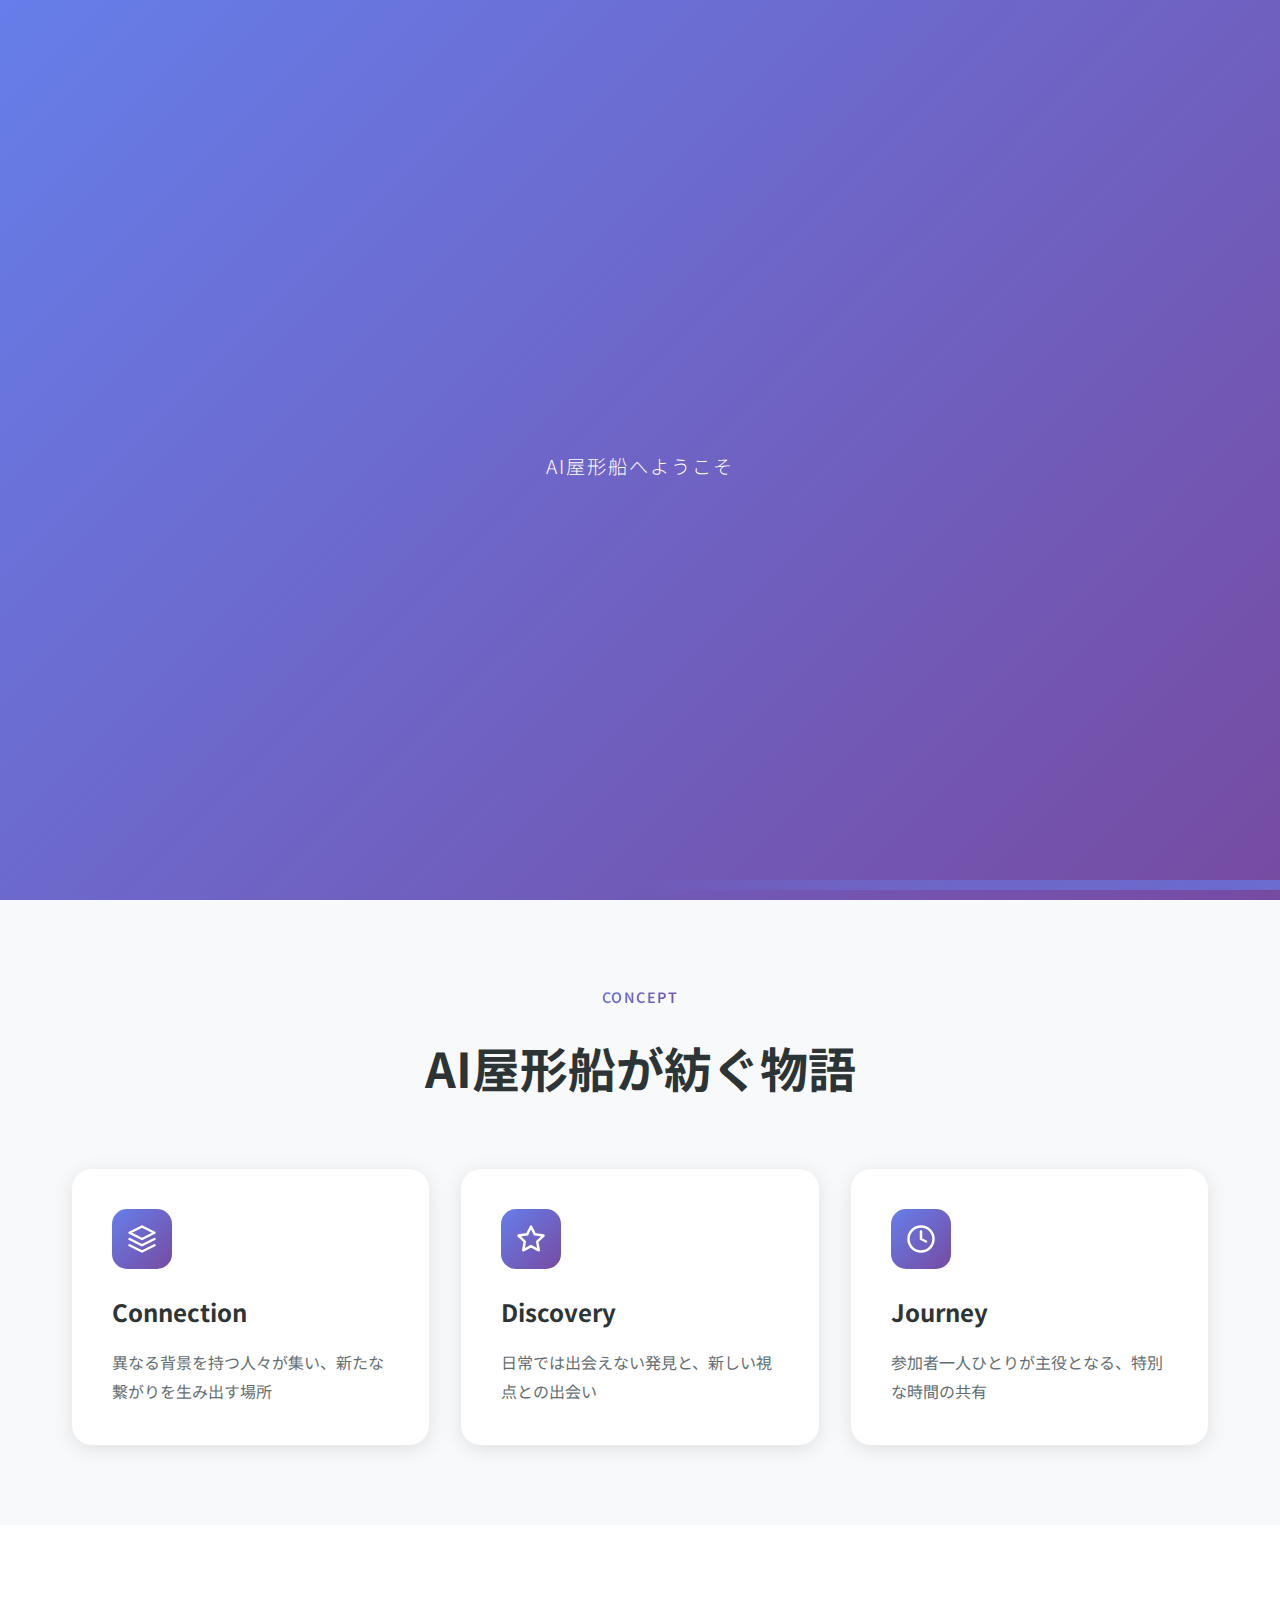
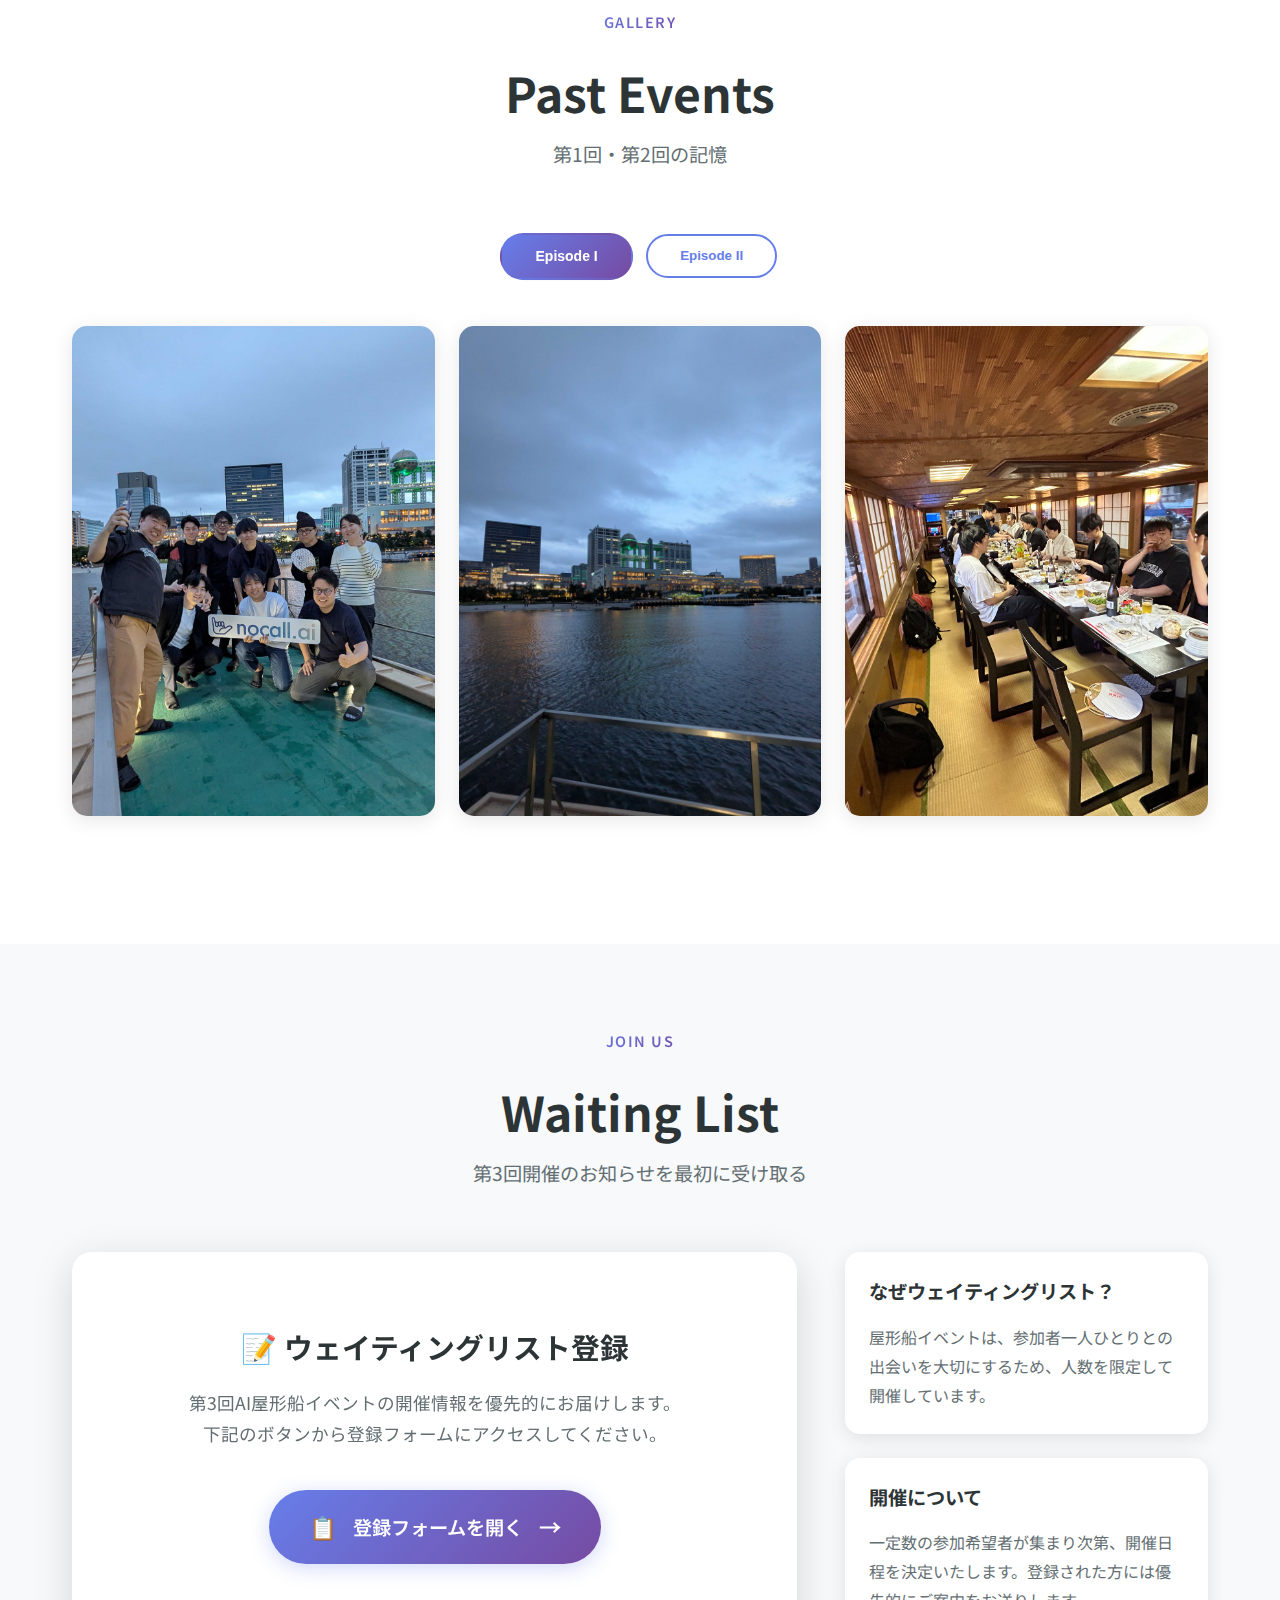
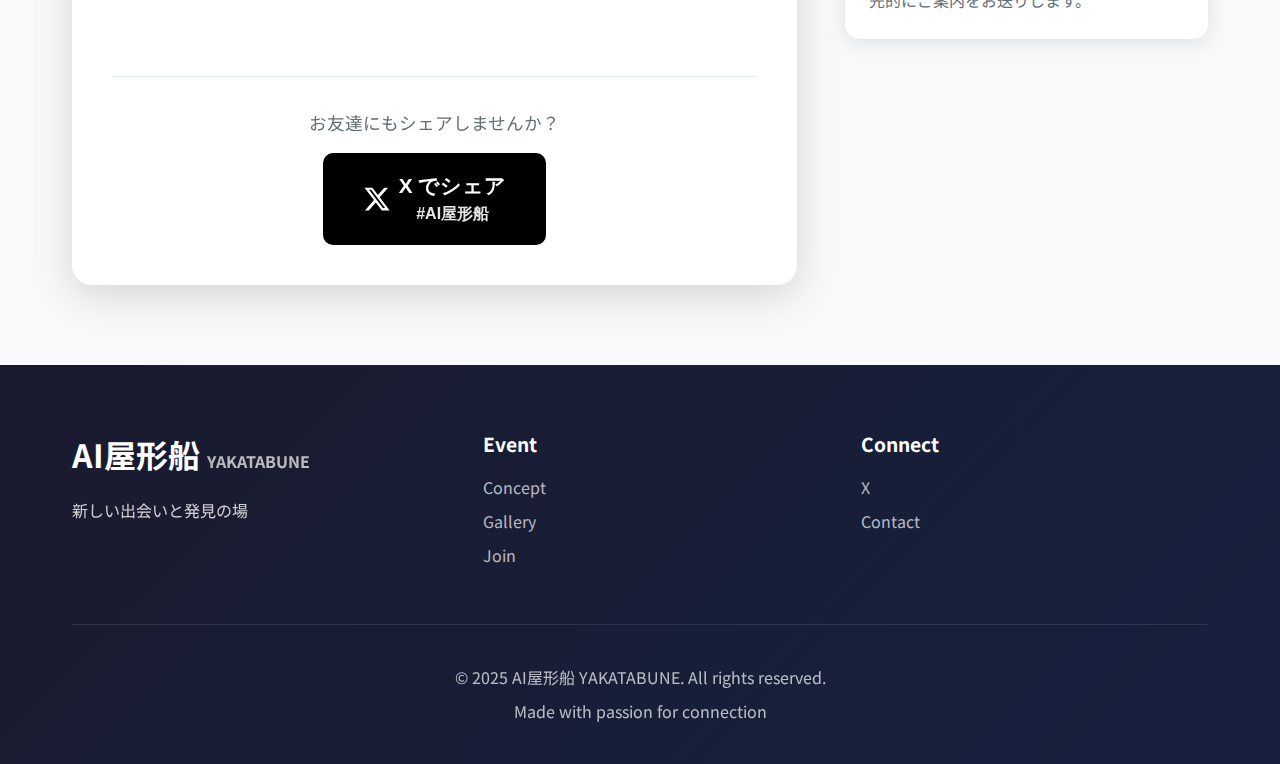
<file: index.html>
<!DOCTYPE html>
<html lang="ja">
<head>
    <meta charset="UTF-8">
    <meta name="viewport" content="width=device-width, initial-scale=1.0">
    <title>AI屋形船 | 第3回イベント - ウェイティングリスト受付中</title>
    <meta name="description" content="AI屋形船イベント第3回の開催が決定！第1回・第2回の感動的な瞬間をご覧いただき、次回への参加をお待ちしております。">
    
    <!-- OGP設定 -->
    <meta property="og:title" content="AI屋形船 - 第3回イベント開催決定">
    <meta property="og:description" content="新しい出会いと発見の場。AI屋形船イベント第3回ウェイティングリスト受付中">
    <meta property="og:type" content="website">
    <meta property="og:image" content="https://example.com/og-image.jpg">
    
    <!-- Twitter Card -->
    <meta name="twitter:card" content="summary_large_image">
    <meta name="twitter:title" content="AI屋形船 - 第3回イベント開催決定">
    <meta name="twitter:description" content="新しい出会いと発見の場。ウェイティングリスト受付中">
    
    <!-- Google Fonts -->
    <link rel="preconnect" href="https://fonts.googleapis.com">
    <link rel="preconnect" href="https://fonts.gstatic.com" crossorigin>
    <link href="https://fonts.googleapis.com/css2?family=Noto+Sans+JP:wght@100;300;400;500;700;900&family=Montserrat:wght@300;400;600;700&display=swap" rel="stylesheet">
    
    <link rel="stylesheet" href="styles.css">
</head>
<body>
    <!-- ローディング画面 -->
    <div id="loading-screen" class="loading-screen">
        <div class="loading-content">
            <!-- ローディング画面の屋形船アニメーション -->
            <div class="loading-yakatabune-animation">
                <svg class="loading-yakatabune" viewBox="0 0 240 120" xmlns="http://www.w3.org/2000/svg">
                    <!-- リアルなグラデーション定義 -->
                    <defs>
                        <!-- 木材の質感（よりリアル） -->
                        <linearGradient id="woodGradient" x1="0%" y1="0%" x2="0%" y2="100%">
                            <stop offset="0%" style="stop-color:#8B6839;stop-opacity:1" />
                            <stop offset="20%" style="stop-color:#9B7843;stop-opacity:1" />
                            <stop offset="40%" style="stop-color:#7D5A2A;stop-opacity:1" />
                            <stop offset="60%" style="stop-color:#8B6839;stop-opacity:1" />
                            <stop offset="80%" style="stop-color:#6B4423;stop-opacity:1" />
                            <stop offset="100%" style="stop-color:#5D3A1A;stop-opacity:1" />
                        </linearGradient>
                        <linearGradient id="woodSide" x1="0%" y1="0%" x2="100%" y2="0%">
                            <stop offset="0%" style="stop-color:#5D3A1A;stop-opacity:1" />
                            <stop offset="50%" style="stop-color:#7D5A2A;stop-opacity:1" />
                            <stop offset="100%" style="stop-color:#5D3A1A;stop-opacity:1" />
                        </linearGradient>
                        <!-- 屋根瓦の質感 -->
                        <linearGradient id="tileGradient" x1="0%" y1="0%" x2="0%" y2="100%">
                            <stop offset="0%" style="stop-color:#2F4F4F;stop-opacity:1" />
                            <stop offset="50%" style="stop-color:#3A5555;stop-opacity:1" />
                            <stop offset="100%" style="stop-color:#1C3333;stop-opacity:1" />
                        </linearGradient>
                        <!-- 提灯の光 -->
                        <radialGradient id="realLantern">
                            <stop offset="0%" style="stop-color:#FFF8DC;stop-opacity:1" />
                            <stop offset="20%" style="stop-color:#FFE4B5;stop-opacity:0.9" />
                            <stop offset="50%" style="stop-color:#FFA500;stop-opacity:0.7" />
                            <stop offset="100%" style="stop-color:#FF6347;stop-opacity:0.4" />
                        </radialGradient>
                        <!-- 窓の光 -->
                        <radialGradient id="windowLight">
                            <stop offset="0%" style="stop-color:#FFFACD;stop-opacity:1" />
                            <stop offset="70%" style="stop-color:#FFD700;stop-opacity:0.8" />
                            <stop offset="100%" style="stop-color:#FFA500;stop-opacity:0.6" />
                        </radialGradient>
                        <filter id="softGlow">
                            <feGaussianBlur stdDeviation="2" result="coloredBlur"/>
                            <feMerge>
                                <feMergeNode in="coloredBlur"/>
                                <feMergeNode in="SourceGraphic"/>
                            </feMerge>
                        </filter>
                        <!-- 木目パターン（詳細） -->
                        <pattern id="woodPattern" x="0" y="0" width="6" height="12" patternUnits="userSpaceOnUse">
                            <line x1="0" y1="0" x2="0" y2="12" stroke="#4A2C17" stroke-width="0.3" opacity="0.4"/>
                            <line x1="2" y1="0" x2="2" y2="12" stroke="#5D3A1A" stroke-width="0.2" opacity="0.3"/>
                            <line x1="3.5" y1="0" x2="3.5" y2="12" stroke="#4A2C17" stroke-width="0.15" opacity="0.25"/>
                            <line x1="5" y1="0" x2="5" y2="12" stroke="#5D3A1A" stroke-width="0.2" opacity="0.3"/>
                            <path d="M1 3 Q2 4 3 3" stroke="#4A2C17" stroke-width="0.1" fill="none" opacity="0.2"/>
                            <path d="M4 7 Q5 8 6 7" stroke="#4A2C17" stroke-width="0.1" fill="none" opacity="0.2"/>
                        </pattern>
                        <!-- 3D効果用シャドウ -->
                        <filter id="shadow3d" x="-50%" y="-50%" width="200%" height="200%">
                            <feGaussianBlur in="SourceAlpha" stdDeviation="3"/>
                            <feOffset dx="2" dy="4" result="offsetblur"/>
                            <feFlood flood-color="#000000" flood-opacity="0.5"/>
                            <feComposite in2="offsetblur" operator="in"/>
                            <feMerge>
                                <feMergeNode/>
                                <feMergeNode in="SourceGraphic"/>
                            </feMerge>
                        </filter>
                    </defs>
                    
                    <!-- 船体（超リアルな木造船） -->
                    <g class="boat-body" filter="url(#shadow3d)">
                        <!-- 船底（3D効果） -->
                        <path d="M25 75 L215 75 L210 95 L205 100 L35 100 L30 95 Z" 
                              fill="url(#woodGradient)" stroke="#3A2317" stroke-width="0.8"/>
                        <path d="M25 75 L215 75 L210 95 L205 100 L35 100 L30 95 Z" 
                              fill="url(#woodPattern)" opacity="0.6"/>
                        
                        <!-- 船側面（左） -->
                        <path d="M25 70 L25 75 L30 95 L35 100 L35 90 L30 70 Z" 
                              fill="url(#woodSide)" stroke="#3A2317" stroke-width="0.5" opacity="0.9"/>
                        
                        <!-- 船側面（右） -->
                        <path d="M215 70 L215 75 L210 95 L205 100 L205 90 L210 70 Z" 
                              fill="url(#woodSide)" stroke="#3A2317" stroke-width="0.5" opacity="0.9"/>
                        
                        <!-- 船体の板張り（横板） -->
                        <g opacity="0.6">
                            <line x1="26" y1="77" x2="214" y2="77" stroke="#4A2C17" stroke-width="0.8"/>
                            <line x1="27" y1="80" x2="213" y2="80" stroke="#5D3A1A" stroke-width="0.6"/>
                            <line x1="28" y1="83" x2="212" y2="83" stroke="#4A2C17" stroke-width="0.8"/>
                            <line x1="29" y1="86" x2="211" y2="86" stroke="#5D3A1A" stroke-width="0.6"/>
                            <line x1="30" y1="89" x2="210" y2="89" stroke="#4A2C17" stroke-width="0.8"/>
                            <line x1="31" y1="92" x2="209" y2="92" stroke="#5D3A1A" stroke-width="0.6"/>
                            <line x1="32" y1="95" x2="208" y2="95" stroke="#4A2C17" stroke-width="0.8"/>
                        </g>
                        
                        <!-- 縦の補強材 -->
                        <g opacity="0.4">
                            <line x1="50" y1="75" x2="48" y2="98" stroke="#3A2317" stroke-width="1"/>
                            <line x1="80" y1="75" x2="78" y2="98" stroke="#3A2317" stroke-width="1"/>
                            <line x1="110" y1="75" x2="110" y2="98" stroke="#3A2317" stroke-width="1"/>
                            <line x1="140" y1="75" x2="142" y2="98" stroke="#3A2317" stroke-width="1"/>
                            <line x1="170" y1="75" x2="172" y2="98" stroke="#3A2317" stroke-width="1"/>
                            <line x1="190" y1="75" x2="192" y2="98" stroke="#3A2317" stroke-width="1"/>
                        </g>
                        
                        <!-- 船縁の装飾（真鍮の金具） -->
                        <g>
                            <path d="M25 75 L215 75" stroke="#B8860B" stroke-width="2.5"/>
                            <path d="M25 74 L215 74" stroke="#FFD700" stroke-width="0.5" opacity="0.7"/>
                            <!-- 留め金 -->
                            <circle cx="40" cy="75" r="1.5" fill="#B8860B" stroke="#8B7355" stroke-width="0.3"/>
                            <circle cx="70" cy="75" r="1.5" fill="#B8860B" stroke="#8B7355" stroke-width="0.3"/>
                            <circle cx="100" cy="75" r="1.5" fill="#B8860B" stroke="#8B7355" stroke-width="0.3"/>
                            <circle cx="130" cy="75" r="1.5" fill="#B8860B" stroke="#8B7355" stroke-width="0.3"/>
                            <circle cx="160" cy="75" r="1.5" fill="#B8860B" stroke="#8B7355" stroke-width="0.3"/>
                            <circle cx="190" cy="75" r="1.5" fill="#B8860B" stroke="#8B7355" stroke-width="0.3"/>
                        </g>
                    </g>
                    
                    <!-- 屋形構造（障子と枠） -->
                    <g class="boat-structure">
                        <!-- 左側面 -->
                        <rect x="25" y="45" width="35" height="20" fill="#FFF8DC" opacity="0.9" stroke="#4A2C17" stroke-width="1"/>
                        <!-- 障子の格子 -->
                        <line x1="35" y1="45" x2="35" y2="65" stroke="#4A2C17" stroke-width="0.5"/>
                        <line x1="45" y1="45" x2="45" y2="65" stroke="#4A2C17" stroke-width="0.5"/>
                        <line x1="25" y1="52" x2="60" y2="52" stroke="#4A2C17" stroke-width="0.5"/>
                        <line x1="25" y1="58" x2="60" y2="58" stroke="#4A2C17" stroke-width="0.5"/>
                        
                        <!-- 中央部分 -->
                        <rect x="60" y="45" width="80" height="20" fill="#FFF8DC" opacity="0.9" stroke="#4A2C17" stroke-width="1"/>
                        <!-- 中央の格子 -->
                        <line x1="75" y1="45" x2="75" y2="65" stroke="#4A2C17" stroke-width="0.5"/>
                        <line x1="90" y1="45" x2="90" y2="65" stroke="#4A2C17" stroke-width="0.5"/>
                        <line x1="105" y1="45" x2="105" y2="65" stroke="#4A2C17" stroke-width="0.5"/>
                        <line x1="120" y1="45" x2="120" y2="65" stroke="#4A2C17" stroke-width="0.5"/>
                        <line x1="60" y1="52" x2="140" y2="52" stroke="#4A2C17" stroke-width="0.5"/>
                        <line x1="60" y1="58" x2="140" y2="58" stroke="#4A2C17" stroke-width="0.5"/>
                        
                        <!-- 右側面 -->
                        <rect x="140" y="45" width="35" height="20" fill="#FFF8DC" opacity="0.9" stroke="#4A2C17" stroke-width="1"/>
                        <!-- 右側の格子 -->
                        <line x1="150" y1="45" x2="150" y2="65" stroke="#4A2C17" stroke-width="0.5"/>
                        <line x1="160" y1="45" x2="160" y2="65" stroke="#4A2C17" stroke-width="0.5"/>
                        <line x1="140" y1="52" x2="175" y2="52" stroke="#4A2C17" stroke-width="0.5"/>
                        <line x1="140" y1="58" x2="175" y2="58" stroke="#4A2C17" stroke-width="0.5"/>
                        
                        <!-- 内部の暖かい光 -->
                        <rect x="25" y="45" width="150" height="20" fill="url(#windowLight)" opacity="0.3"/>
                    </g>
                    
                    <!-- 屋根（瓦屋根） -->
                    <g class="boat-roof">
                        <!-- 屋根本体 -->
                        <path d="M20 45 L25 38 L175 38 L180 45 Z" fill="url(#tileGradient)" stroke="#1C3333" stroke-width="1"/>
                        <path d="M15 38 L20 30 L180 30 L185 38 Z" fill="url(#tileGradient)" stroke="#1C3333" stroke-width="1"/>
                        
                        <!-- 瓦の表現 -->
                        <path d="M20 30 Q100 28 180 30" stroke="#3A5555" stroke-width="1" fill="none"/>
                        <line x1="40" y1="30" x2="38" y2="38" stroke="#2F4F4F" stroke-width="0.5" opacity="0.5"/>
                        <line x1="60" y1="30" x2="58" y2="38" stroke="#2F4F4F" stroke-width="0.5" opacity="0.5"/>
                        <line x1="80" y1="30" x2="78" y2="38" stroke="#2F4F4F" stroke-width="0.5" opacity="0.5"/>
                        <line x1="100" y1="30" x2="100" y2="38" stroke="#2F4F4F" stroke-width="0.5" opacity="0.5"/>
                        <line x1="120" y1="30" x2="122" y2="38" stroke="#2F4F4F" stroke-width="0.5" opacity="0.5"/>
                        <line x1="140" y1="30" x2="142" y2="38" stroke="#2F4F4F" stroke-width="0.5" opacity="0.5"/>
                        <line x1="160" y1="30" x2="162" y2="38" stroke="#2F4F4F" stroke-width="0.5" opacity="0.5"/>
                        
                        <!-- 屋根の縁飾り -->
                        <path d="M15 38 L185 38" stroke="#1C3333" stroke-width="1.5"/>
                        <path d="M20 45 L180 45" stroke="#1C3333" stroke-width="1.5"/>
                    </g>
                    
                    <!-- 伝統的な提灯 -->
                    <g class="lanterns">
                        <!-- 提灯1 -->
                        <g transform="translate(35, 36)">
                            <ellipse cx="0" cy="0" rx="4" ry="6" fill="#FF6347" opacity="0.9" stroke="#8B0000" stroke-width="0.5"/>
                            <line x1="0" y1="-6" x2="0" y2="-8" stroke="#4A2C17" stroke-width="0.5"/>
                            <ellipse cx="0" cy="0" rx="3.5" ry="5.5" fill="url(#realLantern)" filter="url(#softGlow)">
                                <animate attributeName="opacity" values="0.8;1;0.8" dur="3s" repeatCount="indefinite"/>
                            </ellipse>
                            <line x1="-3" y1="0" x2="3" y2="0" stroke="#8B0000" stroke-width="0.3" opacity="0.5"/>
                        </g>
                        
                        <!-- 提灯2 -->
                        <g transform="translate(65, 36)">
                            <ellipse cx="0" cy="0" rx="4" ry="6" fill="#FF6347" opacity="0.9" stroke="#8B0000" stroke-width="0.5"/>
                            <line x1="0" y1="-6" x2="0" y2="-8" stroke="#4A2C17" stroke-width="0.5"/>
                            <ellipse cx="0" cy="0" rx="3.5" ry="5.5" fill="url(#realLantern)" filter="url(#softGlow)">
                                <animate attributeName="opacity" values="1;0.8;1" dur="3s" begin="0.5s" repeatCount="indefinite"/>
                            </ellipse>
                            <line x1="-3" y1="0" x2="3" y2="0" stroke="#8B0000" stroke-width="0.3" opacity="0.5"/>
                        </g>
                        
                        <!-- 提灯3 -->
                        <g transform="translate(95, 36)">
                            <ellipse cx="0" cy="0" rx="4" ry="6" fill="#FF6347" opacity="0.9" stroke="#8B0000" stroke-width="0.5"/>
                            <line x1="0" y1="-6" x2="0" y2="-8" stroke="#4A2C17" stroke-width="0.5"/>
                            <ellipse cx="0" cy="0" rx="3.5" ry="5.5" fill="url(#realLantern)" filter="url(#softGlow)">
                                <animate attributeName="opacity" values="0.8;1;0.8" dur="3s" begin="1s" repeatCount="indefinite"/>
                            </ellipse>
                            <line x1="-3" y1="0" x2="3" y2="0" stroke="#8B0000" stroke-width="0.3" opacity="0.5"/>
                        </g>
                        
                        <!-- 提灯4 -->
                        <g transform="translate(125, 36)">
                            <ellipse cx="0" cy="0" rx="4" ry="6" fill="#FF6347" opacity="0.9" stroke="#8B0000" stroke-width="0.5"/>
                            <line x1="0" y1="-6" x2="0" y2="-8" stroke="#4A2C17" stroke-width="0.5"/>
                            <ellipse cx="0" cy="0" rx="3.5" ry="5.5" fill="url(#realLantern)" filter="url(#softGlow)">
                                <animate attributeName="opacity" values="1;0.8;1" dur="3s" begin="1.5s" repeatCount="indefinite"/>
                            </ellipse>
                            <line x1="-3" y1="0" x2="3" y2="0" stroke="#8B0000" stroke-width="0.3" opacity="0.5"/>
                        </g>
                        
                        <!-- 提灯5 -->
                        <g transform="translate(155, 36)">
                            <ellipse cx="0" cy="0" rx="4" ry="6" fill="#FF6347" opacity="0.9" stroke="#8B0000" stroke-width="0.5"/>
                            <line x1="0" y1="-6" x2="0" y2="-8" stroke="#4A2C17" stroke-width="0.5"/>
                            <ellipse cx="0" cy="0" rx="3.5" ry="5.5" fill="url(#realLantern)" filter="url(#softGlow)">
                                <animate attributeName="opacity" values="0.8;1;0.8" dur="3s" begin="2s" repeatCount="indefinite"/>
                            </ellipse>
                            <line x1="-3" y1="0" x2="3" y2="0" stroke="#8B0000" stroke-width="0.3" opacity="0.5"/>
                        </g>
                    </g>
                    
                    <!-- 水面の反射光 -->
                    <g opacity="0.4">
                        <ellipse cx="50" cy="85" rx="8" ry="3" fill="#ff9933">
                            <animate attributeName="opacity" values="0.3;0.6;0.3" dur="2s" repeatCount="indefinite"/>
                        </ellipse>
                        <ellipse cx="80" cy="85" rx="8" ry="3" fill="#ff9933">
                            <animate attributeName="opacity" values="0.6;0.3;0.6" dur="2s" begin="0.5s" repeatCount="indefinite"/>
                        </ellipse>
                        <ellipse cx="110" cy="85" rx="8" ry="3" fill="#ff9933">
                            <animate attributeName="opacity" values="0.3;0.6;0.3" dur="2s" begin="1s" repeatCount="indefinite"/>
                        </ellipse>
                        <ellipse cx="140" cy="85" rx="8" ry="3" fill="#ff9933">
                            <animate attributeName="opacity" values="0.6;0.3;0.6" dur="2s" begin="1.5s" repeatCount="indefinite"/>
                        </ellipse>
                    </g>
                    
                    <!-- 波紋エフェクト -->
                    <g opacity="0.3">
                        <path d="M15 82 Q40 85 65 82 T115 82 T165 82 T185 82" stroke="#4a90e2" stroke-width="1.5" fill="none">
                            <animate attributeName="d" 
                                values="M15 82 Q40 85 65 82 T115 82 T165 82 T185 82;
                                        M15 82 Q40 79 65 82 T115 82 T165 82 T185 82;
                                        M15 82 Q40 85 65 82 T115 82 T165 82 T185 82"
                                dur="2.5s" repeatCount="indefinite"/>
                        </path>
                        <path d="M10 88 Q35 90 60 88 T110 88 T160 88 T190 88" stroke="#6ba3e5" stroke-width="1" fill="none">
                            <animate attributeName="d" 
                                values="M10 88 Q35 90 60 88 T110 88 T160 88 T190 88;
                                        M10 88 Q35 86 60 88 T110 88 T160 88 T190 88;
                                        M10 88 Q35 90 60 88 T110 88 T160 88 T190 88"
                                dur="3s" begin="0.5s" repeatCount="indefinite"/>
                        </path>
                    </g>
                </svg>
                <!-- 波のエフェクト -->
                <div class="loading-wave-trail"></div>
            </div>
            <p class="loading-text">AI屋形船へようこそ</p>
        </div>
    </div>

    <!-- カスタムカーソル -->
    <div class="custom-cursor"></div>
    <div class="cursor-follower"></div>

    <!-- ナビゲーション -->
    <nav class="navbar">
        <div class="nav-container">
            <div class="nav-logo">
                <svg class="logo-icon" viewBox="0 0 40 40" xmlns="http://www.w3.org/2000/svg">
                    <path d="M20 5 L35 20 L20 35 L5 20 Z" fill="url(#logo-gradient)" opacity="0.8"/>
                    <defs>
                        <linearGradient id="logo-gradient" x1="0%" y1="0%" x2="100%" y2="100%">
                            <stop offset="0%" style="stop-color:#667eea"/>
                            <stop offset="100%" style="stop-color:#764ba2"/>
                        </linearGradient>
                    </defs>
                </svg>
                <span class="logo-text">AI屋形船 <span class="logo-sub">YAKATABUNE</span></span>
            </div>
            <ul class="nav-menu">
                <li><a href="#concept" class="nav-link" data-text="Concept">Concept</a></li>
                <li><a href="#gallery" class="nav-link" data-text="Gallery">Gallery</a></li>
                <li><a href="#waitlist" class="nav-link" data-text="Join">Join</a></li>
            </ul>
            <div class="nav-toggle">
                <span></span>
                <span></span>
                <span></span>
            </div>
        </div>
    </nav>

    <!-- ヒーローセクション -->
    <section class="hero">
        <div class="hero-content">
            <div class="hero-badge">Episode III</div>
            <h1 class="hero-title">
                <span class="title-main">第3回 AI屋形船</span>
                <span class="title-sub">YAKATABUNE × AI</span>
            </h1>
            <p class="hero-tagline">東京の夜景とともに、AIの可能性を語り合う特別な時間</p>
            <div class="hero-description">
                <p>第3回の開催が決定しました</p>
                <p>あなたの参加をお待ちしています</p>
            </div>
            <div class="hero-actions">
                <a href="#waitlist" class="btn-primary">
                    <span>ウェイティングリストに参加</span>
                    <svg class="btn-arrow" viewBox="0 0 24 24" fill="none" xmlns="http://www.w3.org/2000/svg">
                        <path d="M5 12H19M19 12L12 5M19 12L12 19" stroke="currentColor" stroke-width="2" stroke-linecap="round" stroke-linejoin="round"/>
                    </svg>
                </a>
                <a href="#gallery" class="btn-secondary">過去のイベントを見る</a>
            </div>
        </div>
        
        <div class="scroll-indicator">
            <div class="scroll-mouse">
                <div class="scroll-wheel"></div>
            </div>
            <p>Scroll</p>
        </div>
    </section>

    <!-- コンセプトセクション -->
    <section id="concept" class="concept">
        <div class="container">
            <div class="section-header">
                <span class="section-label">Concept</span>
                <h2 class="section-title">AI屋形船が紡ぐ物語</h2>
            </div>
            <div class="concept-grid">
                <div class="concept-card" data-aos="fade-up">
                    <div class="card-icon">
                        <svg viewBox="0 0 24 24" fill="none" xmlns="http://www.w3.org/2000/svg">
                            <path d="M12 2L2 7L12 12L22 7L12 2Z" stroke="currentColor" stroke-width="2" stroke-linecap="round" stroke-linejoin="round"/>
                            <path d="M2 17L12 22L22 17" stroke="currentColor" stroke-width="2" stroke-linecap="round" stroke-linejoin="round"/>
                            <path d="M2 12L12 17L22 12" stroke="currentColor" stroke-width="2" stroke-linecap="round" stroke-linejoin="round"/>
                        </svg>
                    </div>
                    <h3>Connection</h3>
                    <p>異なる背景を持つ人々が集い、新たな繋がりを生み出す場所</p>
                </div>
                <div class="concept-card" data-aos="fade-up" data-aos-delay="100">
                    <div class="card-icon">
                        <svg viewBox="0 0 24 24" fill="none" xmlns="http://www.w3.org/2000/svg">
                            <path d="M12 2L15.09 8.26L22 9.27L17 14.14L18.18 21.02L12 17.77L5.82 21.02L7 14.14L2 9.27L8.91 8.26L12 2Z" stroke="currentColor" stroke-width="2" stroke-linecap="round" stroke-linejoin="round"/>
                        </svg>
                    </div>
                    <h3>Discovery</h3>
                    <p>日常では出会えない発見と、新しい視点との出会い</p>
                </div>
                <div class="concept-card" data-aos="fade-up" data-aos-delay="200">
                    <div class="card-icon">
                        <svg viewBox="0 0 24 24" fill="none" xmlns="http://www.w3.org/2000/svg">
                            <circle cx="12" cy="12" r="10" stroke="currentColor" stroke-width="2" stroke-linecap="round" stroke-linejoin="round"/>
                            <path d="M12 6V12L16 14" stroke="currentColor" stroke-width="2" stroke-linecap="round" stroke-linejoin="round"/>
                        </svg>
                    </div>
                    <h3>Journey</h3>
                    <p>参加者一人ひとりが主役となる、特別な時間の共有</p>
                </div>
            </div>
        </div>
    </section>

    <!-- ギャラリーセクション -->
    <section id="gallery" class="gallery">
        <div class="container">
            <div class="section-header">
                <span class="section-label">Gallery</span>
                <h2 class="section-title">Past Events</h2>
                <p class="section-description">第1回・第2回の記憶</p>
            </div>
            
            <!-- タブナビゲーション -->
            <div class="gallery-tabs">
                <button class="tab-btn active" data-event="1">Episode I</button>
                <button class="tab-btn" data-event="2">Episode II</button>
            </div>
            
            <!-- 第1回ギャラリー -->
            <div class="gallery-content active" id="event-1">
                <div class="gallery-grid">
                    <div class="gallery-item">
                        <div class="gallery-image">
                            <img src="photo/event1-photo1.jpg" alt="第1回AI屋形船 東京湾夜景" loading="lazy">
                            <div class="image-overlay">
                                <span class="overlay-text">Tokyo Bay Evening View</span>
                            </div>
                        </div>
                    </div>
                    <div class="gallery-item">
                        <div class="gallery-image">
                            <img src="photo/event1-photo2.jpg" alt="第1回AI屋形船 集合写真" loading="lazy">
                            <div class="image-overlay">
                                <span class="overlay-text">Group Photo with nocall.ai</span>
                            </div>
                        </div>
                    </div>
                    <div class="gallery-item">
                        <div class="gallery-image">
                            <img src="photo/IMG_7134.JPG" alt="第1回AI屋形船 イベント風景" loading="lazy">
                            <div class="image-overlay">
                                <span class="overlay-text">Event Scene</span>
                            </div>
                        </div>
                    </div>
                </div>
            </div>
            
            <!-- 第2回ギャラリー -->
            <div class="gallery-content" id="event-2">
                <div class="coming-soon-message">
                    <div class="message-content">
                        <svg class="message-icon" viewBox="0 0 24 24" fill="none" xmlns="http://www.w3.org/2000/svg">
                            <path d="M12 2L2 7L12 12L22 7L12 2Z" stroke="currentColor" stroke-width="2" stroke-linecap="round" stroke-linejoin="round"/>
                            <path d="M2 17L12 22L22 17" stroke="currentColor" stroke-width="2" stroke-linecap="round" stroke-linejoin="round"/>
                            <path d="M2 12L12 17L22 12" stroke="currentColor" stroke-width="2" stroke-linecap="round" stroke-linejoin="round"/>
                        </svg>
                        <h3>Episode II - Coming Soon</h3>
                        <p>第2回AI屋形船は開催準備中です</p>
                        <p class="sub-message">素晴らしい夜の記録をお楽しみに</p>
                    </div>
                </div>
            </div>

        </div>
    </section>

    <!-- ウェイティングリスト -->
    <section id="waitlist" class="waitlist">
        <div class="container">
            <div class="section-header">
                <span class="section-label">Join Us</span>
                <h2 class="section-title">Waiting List</h2>
                <p class="section-description">第3回開催のお知らせを最初に受け取る</p>
            </div>
            
            <div class="form-wrapper">
                <div class="form-container glass-card">
                    <!-- Notionフォームへのリンク -->
                    <div class="notion-form-section">
                        <h3 class="form-title">📝 ウェイティングリスト登録</h3>
                        <p class="form-intro">
                            第3回AI屋形船イベントの開催情報を優先的にお届けします。<br>
                            下記のボタンから登録フォームにアクセスしてください。
                        </p>
                        
                        <a href="https://nocall.notion.site/24a295fd200880c7b304c737f0dfaaec" 
                           target="_blank" 
                           rel="noopener noreferrer" 
                           class="notion-register-btn">
                            <span class="btn-icon">📋</span>
                            <span class="btn-text">登録フォームを開く</span>
                            <span class="btn-arrow">→</span>
                        </a>
                        
                    </div>
                    
                    <!-- シェアセクション -->
                    <div class="share-section-standalone">
                        <p>お友達にもシェアしませんか？</p>
                        <div class="share-buttons">
                            <button class="share-btn twitter-share" onclick="shareTwitter()">
                                <svg viewBox="0 0 24 24" fill="currentColor">
                                    <path d="M18.244 2.25h3.308l-7.227 8.26 8.502 11.24H16.17l-5.214-6.817L4.99 21.75H1.68l7.73-8.835L1.254 2.25H8.08l4.713 6.231zm-1.161 17.52h1.833L7.084 4.126H5.117z"/>
                                </svg>
                                <div class="share-btn-text">
                                    <span>X でシェア</span>
                                    <span class="share-hashtag">#AI屋形船</span>
                                </div>
                            </button>
                        </div>
                    </div>
                </div>
                
                <!-- サイドインフォ -->
                <div class="form-info">
                    <div class="info-card">
                        <h4>なぜウェイティングリスト？</h4>
                        <p>屋形船イベントは、参加者一人ひとりとの出会いを大切にするため、人数を限定して開催しています。</p>
                    </div>
                    <div class="info-card">
                        <h4>開催について</h4>
                        <p>一定数の参加希望者が集まり次第、開催日程を決定いたします。登録された方には優先的にご案内をお送りします。</p>
                    </div>
                </div>
            </div>
        </div>
    </section>

    <!-- フッター -->
    <footer class="footer">
        <div class="footer-content">
            <div class="footer-main">
                <div class="footer-brand">
                    <h3>AI屋形船 <span>YAKATABUNE</span></h3>
                    <p>新しい出会いと発見の場</p>
                </div>
                <div class="footer-links">
                    <div class="link-group">
                        <h4>Event</h4>
                        <a href="#concept">Concept</a>
                        <a href="#gallery">Gallery</a>
                        <a href="#waitlist">Join</a>
                    </div>
                    <div class="link-group">
                        <h4>Connect</h4>
                        <a href="#">X</a>
                        <a href="#">Contact</a>
                    </div>
                </div>
            </div>
            <div class="footer-bottom">
                <p>&copy; 2025 AI屋形船 YAKATABUNE. All rights reserved.</p>
                <p>Made with passion for connection</p>
            </div>
        </div>
    </footer>

    <!-- Back to Top -->
    <button class="back-to-top" id="back-to-top">
        <svg viewBox="0 0 24 24" fill="none" xmlns="http://www.w3.org/2000/svg">
            <path d="M12 19V5M12 5L5 12M12 5L19 12" stroke="currentColor" stroke-width="2" stroke-linecap="round" stroke-linejoin="round"/>
        </svg>
    </button>

    <script src="script.js"></script>
</body>
</html>
</file>
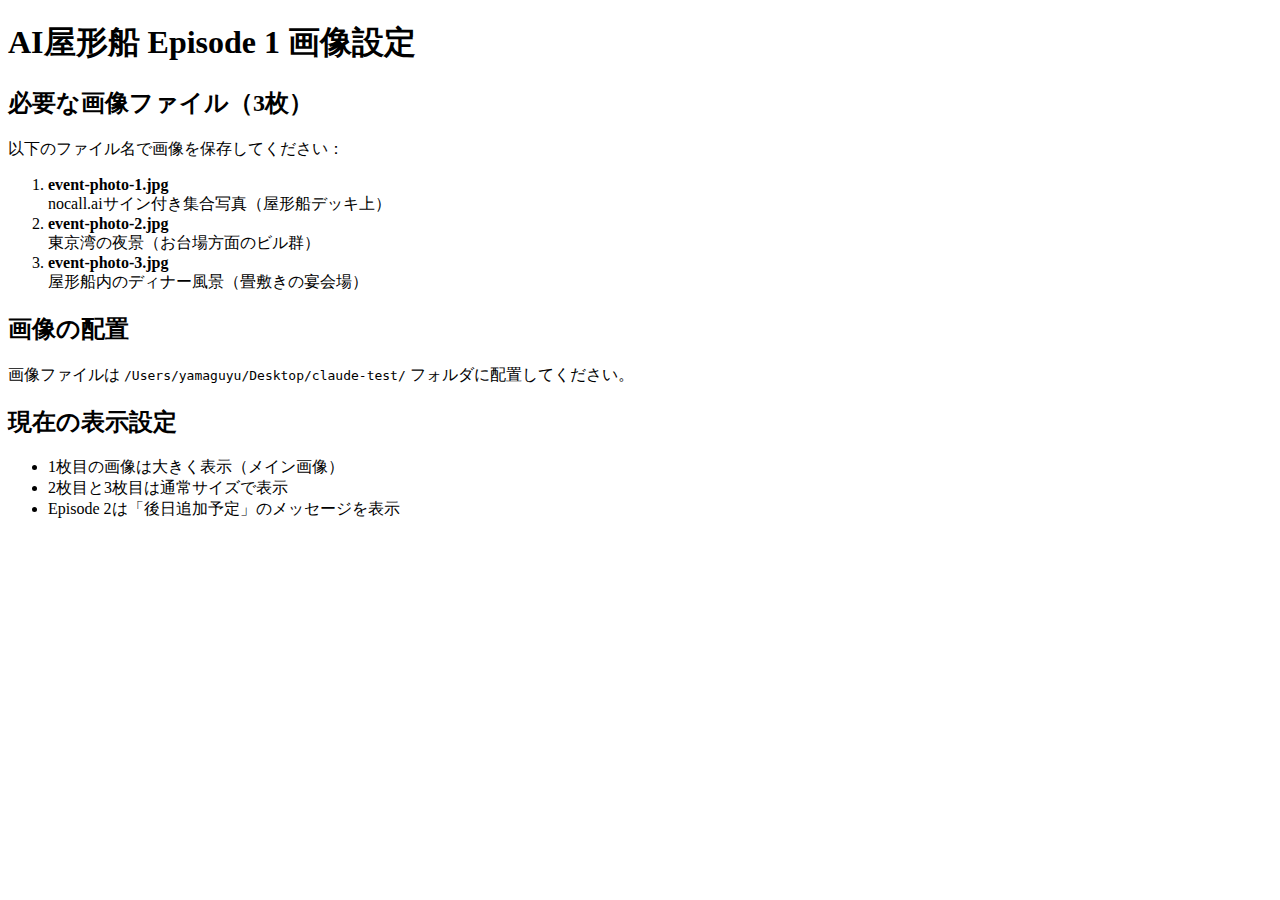
<file: image-placeholder.html>
<!DOCTYPE html>
<html lang="ja">
<head>
    <meta charset="UTF-8">
    <meta name="viewport" content="width=device-width, initial-scale=1.0">
    <title>画像プレースホルダー作成ガイド</title>
</head>
<body>
    <h1>AI屋形船 Episode 1 画像設定</h1>
    
    <h2>必要な画像ファイル（3枚）</h2>
    <p>以下のファイル名で画像を保存してください：</p>
    
    <ol>
        <li>
            <strong>event-photo-1.jpg</strong>
            <br>nocall.aiサイン付き集合写真（屋形船デッキ上）
        </li>
        <li>
            <strong>event-photo-2.jpg</strong>
            <br>東京湾の夜景（お台場方面のビル群）
        </li>
        <li>
            <strong>event-photo-3.jpg</strong>
            <br>屋形船内のディナー風景（畳敷きの宴会場）
        </li>
    </ol>
    
    <h2>画像の配置</h2>
    <p>画像ファイルは <code>/Users/yamaguyu/Desktop/claude-test/</code> フォルダに配置してください。</p>
    
    <h2>現在の表示設定</h2>
    <ul>
        <li>1枚目の画像は大きく表示（メイン画像）</li>
        <li>2枚目と3枚目は通常サイズで表示</li>
        <li>Episode 2は「後日追加予定」のメッセージを表示</li>
    </ul>
</body>
</html>
</file>
<file: styles.css>
/* ===========================
   リセット & 基本設定
   =========================== */
* {
    margin: 0;
    padding: 0;
    box-sizing: border-box;
}

:root {
    /* プレミアムカラーパレット */
    --primary-gradient: linear-gradient(135deg, #667eea 0%, #764ba2 100%);
    --secondary-gradient: linear-gradient(135deg, #f093fb 0%, #f5576c 100%);
    --dark-gradient: linear-gradient(135deg, #1a1a2e 0%, #16213e 100%);
    
    --primary-color: #667eea;
    --secondary-color: #764ba2;
    --accent-color: #f5576c;
    --dark-color: #1a1a2e;
    --light-color: #f8f9fa;
    --text-primary: #2d3436;
    --text-secondary: #636e72;
    --white: #ffffff;
    
    /* グラスモーフィズム */
    --glass-bg: rgba(255, 255, 255, 0.1);
    --glass-border: rgba(255, 255, 255, 0.2);
    --glass-shadow: 0 8px 32px 0 rgba(31, 38, 135, 0.15);
    
    /* シャドウ */
    --shadow-sm: 0 2px 10px rgba(0, 0, 0, 0.08);
    --shadow-md: 0 4px 20px rgba(0, 0, 0, 0.1);
    --shadow-lg: 0 10px 40px rgba(0, 0, 0, 0.15);
    --shadow-xl: 0 20px 60px rgba(0, 0, 0, 0.2);
    
    /* アニメーション */
    --transition-base: all 0.3s cubic-bezier(0.4, 0, 0.2, 1);
    --transition-smooth: all 0.5s cubic-bezier(0.4, 0, 0.2, 1);
}

html {
    scroll-behavior: smooth;
}

body {
    font-family: 'Noto Sans JP', 'Helvetica Neue', Arial, sans-serif;
    line-height: 1.6;
    color: var(--text-primary);
    background: var(--white);
    overflow-x: hidden;
    position: relative;
}

/* ===========================
   ローディング画面
   =========================== */
.loading-screen {
    position: fixed;
    top: 0;
    left: 0;
    width: 100%;
    height: 100vh;
    background: var(--primary-gradient);
    display: flex;
    align-items: center;
    justify-content: center;
    z-index: 10000;
    transition: opacity 0.5s, visibility 0.5s;
}

.loading-screen.hidden {
    opacity: 0;
    visibility: hidden;
}

.loading-content {
    text-align: center;
}

.ark-loader {
    width: 100px;
    height: 100px;
    margin: 0 auto 20px;
}

.ark-svg {
    width: 100%;
    height: 100%;
}

.wave-path {
    stroke-dasharray: 150;
    stroke-dashoffset: 150;
    animation: wave-draw 2s ease-in-out infinite;
}

@keyframes wave-draw {
    0% {
        stroke-dashoffset: 150;
    }
    50% {
        stroke-dashoffset: 0;
    }
    100% {
        stroke-dashoffset: -150;
    }
}

.loading-text {
    color: var(--white);
    font-size: 1.2rem;
    font-weight: 300;
    letter-spacing: 0.1em;
    animation: pulse 1.5s ease-in-out infinite;
    margin-top: 2rem;
}

/* ローディング画面の屋形船アニメーション */
.loading-yakatabune-animation {
    position: absolute;
    top: 0;
    left: 0;
    width: 100%;
    height: 100%;
    overflow: hidden;
    pointer-events: none;
    display: flex;
    align-items: center;
    justify-content: center;
}

.loading-yakatabune {
    position: absolute;
    width: 200vw;
    height: 100vh;
    left: 100%;
    animation: 
        loadingSailAcross 4s ease-in-out 0s forwards,
        boatRocking 3s ease-in-out infinite;
    filter: drop-shadow(0 30px 80px rgba(0, 0, 0, 0.7));
    transform-origin: center center;
}

@keyframes loadingSailAcross {
    0% {
        left: 100%;
    }
    50% {
        left: -50vw;
    }
    100% {
        left: -200vw;
    }
}

/* 船の揺れアニメーション */
@keyframes boatRocking {
    0%, 100% {
        transform: rotate(-1deg) translateY(0);
    }
    25% {
        transform: rotate(0.5deg) translateY(-10px);
    }
    50% {
        transform: rotate(1deg) translateY(0);
    }
    75% {
        transform: rotate(-0.5deg) translateY(-5px);
    }
}

.loading-wave-trail {
    position: absolute;
    bottom: 10px;
    left: 0;
    width: 100%;
    height: 20px;
    overflow: hidden;
}

.loading-wave-trail::before,
.loading-wave-trail::after {
    content: '';
    position: absolute;
    bottom: 0;
    width: 100%;
    height: 10px;
    background: linear-gradient(90deg, 
        transparent 0%, 
        rgba(102, 126, 234, 0.3) 20%, 
        rgba(102, 126, 234, 0.5) 50%, 
        rgba(102, 126, 234, 0.3) 80%, 
        transparent 100%);
    animation: loadingWaveFlow 2s linear infinite;
}

.loading-wave-trail::after {
    animation-delay: 1s;
    opacity: 0.5;
}

@keyframes loadingWaveFlow {
    0% {
        transform: translateX(-100%);
    }
    100% {
        transform: translateX(100%);
    }
}

/* ===========================
   カスタムカーソル
   =========================== */
.custom-cursor {
    width: 10px;
    height: 10px;
    background: var(--primary-color);
    border-radius: 50%;
    position: fixed;
    pointer-events: none;
    z-index: 9999;
    transition: transform 0.1s ease;
    mix-blend-mode: difference;
}

.cursor-follower {
    width: 30px;
    height: 30px;
    border: 2px solid var(--primary-color);
    border-radius: 50%;
    position: fixed;
    pointer-events: none;
    z-index: 9998;
    transition: all 0.3s ease;
    opacity: 0.5;
}

@media (hover: none) {
    .custom-cursor,
    .cursor-follower {
        display: none;
    }
}

/* ===========================
   ナビゲーション
   =========================== */
.navbar {
    position: fixed;
    top: 0;
    left: 0;
    width: 100%;
    padding: 1rem 0;
    background: rgba(255, 255, 255, 0.95);
    backdrop-filter: blur(10px);
    box-shadow: var(--shadow-sm);
    z-index: 1000;
    transition: var(--transition-base);
}

.navbar.scrolled {
    padding: 0.5rem 0;
    background: rgba(255, 255, 255, 0.98);
}

.nav-container {
    max-width: 1200px;
    margin: 0 auto;
    padding: 0 2rem;
    display: flex;
    justify-content: space-between;
    align-items: center;
}

.nav-logo {
    display: flex;
    align-items: center;
    gap: 0.5rem;
    text-decoration: none;
    color: var(--text-primary);
}

.logo-icon {
    width: 40px;
    height: 40px;
    animation: float 3s ease-in-out infinite;
}

@keyframes float {
    0%, 100% {
        transform: translateY(0);
    }
    50% {
        transform: translateY(-5px);
    }
}

.logo-text {
    font-size: 1.5rem;
    font-weight: 700;
    background: var(--primary-gradient);
    -webkit-background-clip: text;
    -webkit-text-fill-color: transparent;
    background-clip: text;
}

.logo-sub {
    font-size: 0.8rem;
    font-weight: 400;
    opacity: 0.7;
}

.nav-menu {
    display: flex;
    list-style: none;
    gap: 2rem;
}

.nav-link {
    position: relative;
    color: var(--text-primary);
    text-decoration: none;
    font-weight: 500;
    transition: var(--transition-base);
    padding: 0.5rem 0;
}

.nav-link::after {
    content: '';
    position: absolute;
    bottom: 0;
    left: 0;
    width: 0;
    height: 2px;
    background: var(--primary-gradient);
    transition: width 0.3s ease;
}

.nav-link:hover::after {
    width: 100%;
}

.nav-toggle {
    display: none;
    flex-direction: column;
    gap: 4px;
    cursor: pointer;
}

.nav-toggle span {
    width: 25px;
    height: 2px;
    background: var(--text-primary);
    transition: var(--transition-base);
}

/* ===========================
   ヒーローセクション
   =========================== */
.hero {
    min-height: 100vh;
    width: 100%;
    display: flex;
    align-items: center;
    justify-content: center;
    position: relative;
    overflow: hidden;
    background-color: #0a1628;
    background-image: url('photo/hero-bg.png');
    background-size: cover;
    background-position: center 60%;
    background-repeat: no-repeat;
}

.hero::before {
    content: '';
    position: absolute;
    top: 0;
    left: 0;
    width: 100%;
    height: 100%;
    background: linear-gradient(to bottom, 
        rgba(10, 22, 40, 0.6) 0%, 
        rgba(10, 22, 40, 0.3) 50%, 
        rgba(10, 22, 40, 0.95) 85%,
        rgba(10, 22, 40, 1) 95%);
    z-index: 1;
}

.hero::after {
    content: '';
    position: absolute;
    bottom: 0;
    left: 0;
    width: 100%;
    height: 25%;
    background: linear-gradient(to top,
        #0a1628 0%,
        #0a1628 30%,
        rgba(10, 22, 40, 0.9) 70%,
        transparent 100%);
    z-index: 1;
}

@media (max-width: 768px) {
    .hero {
        background-position: center 50%;
    }
    
    .hero::after {
        height: 30%;
    }
}

.hero-background {
    position: absolute;
    top: 0;
    left: 0;
    width: 100%;
    height: 100%;
    overflow: hidden;
    z-index: 0;
}

.floating-shapes {
    position: absolute;
    width: 100%;
    height: 100%;
}

.shape {
    position: absolute;
    border-radius: 50%;
    background: rgba(255, 255, 255, 0.1);
    backdrop-filter: blur(5px);
}

.shape-1 {
    width: 300px;
    height: 300px;
    top: 10%;
    left: 5%;
    animation: float-rotate 20s ease-in-out infinite;
}

.shape-2 {
    width: 200px;
    height: 200px;
    top: 60%;
    right: 10%;
    animation: float-rotate 25s ease-in-out infinite reverse;
}

.shape-3 {
    width: 150px;
    height: 150px;
    bottom: 10%;
    left: 40%;
    animation: float-rotate 15s ease-in-out infinite;
}

@keyframes float-rotate {
    0%, 100% {
        transform: translate(0, 0) rotate(0deg);
    }
    33% {
        transform: translate(30px, -30px) rotate(120deg);
    }
    66% {
        transform: translate(-20px, 20px) rotate(240deg);
    }
}

#particle-canvas {
    position: absolute;
    top: 0;
    left: 0;
    width: 100%;
    height: 100%;
    opacity: 0.3;
}

.hero-content {
    position: relative;
    z-index: 2;
    text-align: center;
    color: var(--white);
    padding: 2rem;
    max-width: 800px;
    margin: 0 auto;
    animation: fadeInUp 1s ease;
}

@keyframes fadeInUp {
    from {
        opacity: 0;
        transform: translateY(30px);
    }
    to {
        opacity: 1;
        transform: translateY(0);
    }
}

/* 屋形船アニメーション */
.yakatabune-animation {
    position: absolute;
    top: 50%;
    left: 100%;
    transform: translateY(-50%);
    width: 350px;
    height: 175px;
    z-index: 2;
    animation: sailAcross 25s linear infinite;
    pointer-events: none;
}

@keyframes sailAcross {
    0% {
        left: 100%;
        transform: translateY(-50%);
    }
    100% {
        left: -400px;
        transform: translateY(-50%);
    }
}

.yakatabune {
    width: 100%;
    height: 100%;
    filter: drop-shadow(0 10px 30px rgba(0, 0, 0, 0.5));
}

/* 波の軌跡エフェクト */
.wave-trail {
    position: absolute;
    bottom: -5px;
    left: 0;
    width: 100%;
    height: 20px;
    overflow: hidden;
}

.wave-trail::before,
.wave-trail::after {
    content: '';
    position: absolute;
    bottom: 0;
    width: 100%;
    height: 10px;
    background: linear-gradient(90deg, 
        transparent 0%, 
        rgba(74, 144, 226, 0.3) 20%, 
        rgba(74, 144, 226, 0.5) 50%, 
        rgba(74, 144, 226, 0.3) 80%, 
        transparent 100%);
    animation: waveFlow 3s linear infinite;
}

.wave-trail::after {
    animation-delay: 1.5s;
    opacity: 0.5;
}

@keyframes waveFlow {
    0% {
        transform: translateX(-100%);
    }
    100% {
        transform: translateX(100%);
    }
}

/* レスポンシブ対応 */
@media (max-width: 768px) {
    .yakatabune-animation {
        width: 250px;
        height: 125px;
        animation-duration: 20s;
    }
    
    .loading-yakatabune {
        width: 250vw;
        height: 100vh;
    }
    
    @keyframes loadingSailAcross {
        0% {
            left: 100%;
        }
        50% {
            left: -75vw;
        }
        100% {
            left: -250vw;
        }
    }
}

@media (max-width: 480px) {
    .yakatabune-animation {
        width: 200px;
        height: 100px;
        animation-duration: 18s;
    }
    
    .loading-yakatabune {
        width: 300vw;
        height: 100vh;
    }
    
    @keyframes loadingSailAcross {
        0% {
            left: 100%;
        }
        50% {
            left: -100vw;
        }
        100% {
            left: -300vw;
        }
    }
}

.hero-badge {
    display: inline-block;
    padding: 0.5rem 1.5rem;
    background: rgba(255, 255, 255, 0.15);
    backdrop-filter: blur(10px);
    border: 1px solid rgba(255, 255, 255, 0.3);
    border-radius: 50px;
    font-size: 0.9rem;
    letter-spacing: 0.1em;
    margin-bottom: 2rem;
    animation: fadeInDown 1s ease 0.2s both;
    color: var(--white);
}

@keyframes fadeInDown {
    from {
        opacity: 0;
        transform: translateY(-20px);
    }
    to {
        opacity: 1;
        transform: translateY(0);
    }
}

.hero-title {
    font-size: 4rem;
    font-weight: 900;
    margin-bottom: 1rem;
    animation: fadeInUp 1s ease 0.4s both;
}

.hero-title .title-main {
    display: block;
    font-size: 3.5rem;
    line-height: 1.2;
    text-shadow: 0 4px 20px rgba(0, 0, 0, 0.8);
    margin-bottom: 0.5rem;
    font-weight: 700;
}

.hero-title .title-sub {
    display: block;
    font-size: 1.8rem;
    font-weight: 300;
    letter-spacing: 0.3em;
    opacity: 0.95;
    margin-top: 0.5rem;
    text-shadow: 0 2px 10px rgba(0, 0, 0, 0.6);
}

.hero-tagline {
    font-size: 1.3rem;
    font-weight: 300;
    margin-bottom: 1.5rem;
    opacity: 0.95;
    animation: fadeInUp 1s ease 0.6s both;
    text-shadow: 0 2px 10px rgba(0, 0, 0, 0.6);
}

.hero-description {
    margin-bottom: 3rem;
    animation: fadeInUp 1s ease 0.8s both;
}

.hero-description p {
    font-size: 1.1rem;
    margin: 0.5rem 0;
    opacity: 0.95;
    text-shadow: 0 2px 10px rgba(0, 0, 0, 0.6);
}

.hero-actions {
    display: flex;
    gap: 1rem;
    justify-content: center;
    flex-wrap: wrap;
    animation: fadeInUp 1s ease 1s both;
}

.btn-primary,
.btn-secondary {
    display: inline-flex;
    align-items: center;
    gap: 0.5rem;
    padding: 1rem 2rem;
    border-radius: 50px;
    text-decoration: none;
    font-weight: 600;
    transition: var(--transition-base);
    position: relative;
    overflow: hidden;
}

.btn-primary {
    background: var(--white);
    color: var(--primary-color);
    box-shadow: var(--shadow-lg);
}

.btn-primary:hover {
    transform: translateY(-2px);
    box-shadow: var(--shadow-xl);
}

.btn-primary .btn-arrow {
    width: 20px;
    height: 20px;
    transition: transform 0.3s ease;
}

.btn-primary:hover .btn-arrow {
    transform: translateX(5px);
}

.btn-secondary {
    background: rgba(255, 255, 255, 0.2);
    backdrop-filter: blur(10px);
    color: var(--white);
    border: 2px solid rgba(255, 255, 255, 0.3);
}

.btn-secondary:hover {
    background: rgba(255, 255, 255, 0.3);
    transform: translateY(-2px);
}

.scroll-indicator {
    position: absolute;
    bottom: 2rem;
    left: 50%;
    transform: translateX(-50%);
    text-align: center;
    animation: bounce 2s ease-in-out infinite;
    z-index: 10;
}

@keyframes bounce {
    0%, 100% {
        transform: translateX(-50%) translateY(0);
    }
    50% {
        transform: translateX(-50%) translateY(-10px);
    }
}

.scroll-mouse {
    width: 30px;
    height: 50px;
    border: 2px solid rgba(255, 255, 255, 0.5);
    border-radius: 25px;
    margin: 0 auto 0.5rem;
    position: relative;
}

.scroll-wheel {
    width: 4px;
    height: 10px;
    background: rgba(255, 255, 255, 0.7);
    border-radius: 2px;
    position: absolute;
    top: 10px;
    left: 50%;
    transform: translateX(-50%);
    animation: scroll-wheel 1.5s ease-in-out infinite;
}

@keyframes scroll-wheel {
    0% {
        transform: translateX(-50%) translateY(0);
        opacity: 1;
    }
    100% {
        transform: translateX(-50%) translateY(15px);
        opacity: 0;
    }
}

.scroll-indicator p {
    color: rgba(255, 255, 255, 0.7);
    font-size: 0.9rem;
    letter-spacing: 0.1em;
}

/* ===========================
   セクション共通
   =========================== */
.container {
    max-width: 1200px;
    margin: 0 auto;
    padding: 0 2rem;
}

section {
    padding: 5rem 0;
    position: relative;
}

.section-header {
    text-align: center;
    margin-bottom: 4rem;
}

.section-label {
    display: inline-block;
    padding: 0.3rem 1rem;
    background: var(--primary-gradient);
    -webkit-background-clip: text;
    -webkit-text-fill-color: transparent;
    background-clip: text;
    font-size: 0.9rem;
    font-weight: 600;
    letter-spacing: 0.1em;
    text-transform: uppercase;
    margin-bottom: 1rem;
}

.section-title {
    font-size: 3rem;
    font-weight: 700;
    color: var(--text-primary);
    margin-bottom: 0.5rem;
}

.section-description {
    font-size: 1.2rem;
    color: var(--text-secondary);
}

/* ===========================
   コンセプトセクション
   =========================== */
.concept {
    background: var(--light-color);
}

.concept-grid {
    display: grid;
    grid-template-columns: repeat(auto-fit, minmax(300px, 1fr));
    gap: 2rem;
}

.concept-card {
    background: var(--white);
    padding: 2.5rem;
    border-radius: 20px;
    box-shadow: var(--shadow-md);
    transition: var(--transition-smooth);
    position: relative;
    overflow: hidden;
}

.concept-card::before {
    content: '';
    position: absolute;
    top: 0;
    left: 0;
    width: 100%;
    height: 5px;
    background: var(--primary-gradient);
    transform: scaleX(0);
    transform-origin: left;
    transition: transform 0.5s ease;
}

.concept-card:hover {
    transform: translateY(-10px);
    box-shadow: var(--shadow-xl);
}

.concept-card:hover::before {
    transform: scaleX(1);
}

.card-icon {
    width: 60px;
    height: 60px;
    background: var(--primary-gradient);
    border-radius: 15px;
    display: flex;
    align-items: center;
    justify-content: center;
    margin-bottom: 1.5rem;
}

.card-icon svg {
    width: 30px;
    height: 30px;
    color: var(--white);
}

.concept-card h3 {
    font-size: 1.5rem;
    margin-bottom: 1rem;
    color: var(--text-primary);
}

.concept-card p {
    color: var(--text-secondary);
    line-height: 1.8;
}

/* ===========================
   ギャラリーセクション
   =========================== */
.gallery {
    background: var(--white);
}

.gallery-tabs {
    display: flex;
    justify-content: center;
    gap: 1rem;
    margin-bottom: 3rem;
}

.tab-btn {
    padding: 0.8rem 2rem;
    background: transparent;
    border: 2px solid var(--primary-color);
    border-radius: 50px;
    color: var(--primary-color);
    font-weight: 600;
    cursor: pointer;
    transition: var(--transition-base);
}

.tab-btn.active,
.tab-btn:hover {
    background: var(--primary-gradient);
    border-color: transparent;
    color: var(--white);
    transform: scale(1.05);
}

.gallery-content {
    display: none;
    animation: fadeIn 0.5s ease;
}

.gallery-content.active {
    display: block;
}

@keyframes fadeIn {
    from {
        opacity: 0;
    }
    to {
        opacity: 1;
    }
}

.gallery-grid {
    display: grid;
    grid-template-columns: repeat(auto-fit, minmax(250px, 1fr));
    gap: 1.5rem;
    margin-bottom: 3rem;
}

.gallery-item {
    position: relative;
    overflow: hidden;
    border-radius: 15px;
    box-shadow: var(--shadow-md);
    transition: var(--transition-smooth);
}

.gallery-item.large {
    grid-column: span 2;
    grid-row: span 2;
}

.gallery-item.wide {
    grid-column: span 2;
}

.gallery-image {
    position: relative;
    width: 100%;
    height: 100%;
    overflow: hidden;
}

.gallery-image img {
    width: 100%;
    height: 100%;
    object-fit: cover;
    transition: transform 0.5s ease;
}

.gallery-item:hover img {
    transform: scale(1.1);
}

.image-overlay {
    position: absolute;
    top: 0;
    left: 0;
    width: 100%;
    height: 100%;
    background: linear-gradient(to bottom, transparent 0%, rgba(0, 0, 0, 0.7) 100%);
    display: flex;
    align-items: flex-end;
    padding: 1.5rem;
    opacity: 0;
    transition: opacity 0.3s ease;
}

.gallery-item:hover .image-overlay {
    opacity: 1;
}

.overlay-text {
    color: var(--white);
    font-size: 1.2rem;
    font-weight: 600;
}

.stats-container {
    display: flex;
    justify-content: space-around;
    padding: 3rem;
    background: var(--primary-gradient);
    border-radius: 20px;
    box-shadow: var(--shadow-lg);
}

.stat-item {
    text-align: center;
    color: var(--white);
}

.stat-number {
    font-size: 3rem;
    font-weight: 700;
    display: inline-block;
}

.stat-suffix {
    font-size: 2rem;
    font-weight: 700;
}

.stat-label {
    display: block;
    font-size: 1rem;
    opacity: 0.9;
    margin-top: 0.5rem;
}

/* ===========================
   ウェイティングリスト
   =========================== */
.waitlist {
    background: var(--light-color);
}

.form-wrapper {
    display: grid;
    grid-template-columns: 2fr 1fr;
    gap: 3rem;
    align-items: start;
}

.glass-card {
    background: var(--white);
    backdrop-filter: blur(10px);
    border-radius: 20px;
    padding: 2.5rem;
    box-shadow: var(--shadow-lg);
}

.form-progress {
    height: 4px;
    background: rgba(102, 126, 234, 0.1);
    border-radius: 2px;
    margin-bottom: 2rem;
    overflow: hidden;
}

.progress-bar {
    height: 100%;
    background: var(--primary-gradient);
    width: 0%;
    transition: width 0.3s ease;
}

.form-field {
    position: relative;
    margin-bottom: 2rem;
}

.form-row {
    display: grid;
    grid-template-columns: 1fr 1fr;
    gap: 1rem;
}

.form-input,
.form-select {
    width: 100%;
    padding: 1rem 3rem 1rem 1rem;
    border: 2px solid rgba(102, 126, 234, 0.2);
    border-radius: 10px;
    font-size: 1rem;
    transition: var(--transition-base);
    background: var(--white);
}

.form-input:focus,
.form-select:focus {
    outline: none;
    border-color: var(--primary-color);
    box-shadow: 0 0 0 3px rgba(102, 126, 234, 0.1);
}

.form-label {
    position: absolute;
    left: 1rem;
    top: 1rem;
    color: var(--text-secondary);
    transition: var(--transition-base);
    pointer-events: none;
}

.form-input:focus ~ .form-label,
.form-input:not(:placeholder-shown) ~ .form-label {
    top: -0.5rem;
    left: 0.5rem;
    font-size: 0.8rem;
    background: var(--white);
    padding: 0 0.5rem;
    color: var(--primary-color);
}

.field-icon {
    position: absolute;
    right: 1rem;
    top: 50%;
    transform: translateY(-50%);
    color: var(--text-secondary);
    pointer-events: none;
}

.field-icon svg {
    width: 20px;
    height: 20px;
}

.field-error {
    display: none;
    color: var(--accent-color);
    font-size: 0.8rem;
    margin-top: 0.5rem;
}

.form-field.error .field-error {
    display: block;
}

.form-field.error .form-input,
.form-field.error .form-select {
    border-color: var(--accent-color);
}

.btn-submit {
    width: 100%;
    padding: 1.2rem;
    background: var(--primary-gradient);
    color: var(--white);
    border: none;
    border-radius: 10px;
    font-size: 1.1rem;
    font-weight: 600;
    cursor: pointer;
    transition: var(--transition-base);
    position: relative;
    overflow: hidden;
}

.btn-submit::before {
    content: '';
    position: absolute;
    top: 50%;
    left: 50%;
    width: 0;
    height: 0;
    background: rgba(255, 255, 255, 0.3);
    border-radius: 50%;
    transform: translate(-50%, -50%);
    transition: width 0.6s ease, height 0.6s ease;
}

.btn-submit:hover::before {
    width: 300px;
    height: 300px;
}

.btn-submit:hover {
    transform: translateY(-2px);
    box-shadow: var(--shadow-xl);
}

.btn-loader {
    display: flex;
    justify-content: center;
}

.spinner {
    width: 20px;
    height: 20px;
    border: 2px solid rgba(255, 255, 255, 0.3);
    border-top-color: var(--white);
    border-radius: 50%;
    animation: spin 0.8s linear infinite;
}

@keyframes spin {
    to {
        transform: rotate(360deg);
    }
}

/* 成功メッセージ */
.success-container {
    text-align: center;
    padding: 3rem;
    animation: fadeInScale 0.5s ease;
}

@keyframes fadeInScale {
    from {
        opacity: 0;
        transform: scale(0.9);
    }
    to {
        opacity: 1;
        transform: scale(1);
    }
}

.success-animation {
    margin-bottom: 2rem;
}

.checkmark {
    width: 80px;
    height: 80px;
    margin: 0 auto;
}

.checkmark-circle {
    stroke-dasharray: 166;
    stroke-dashoffset: 166;
    stroke-width: 2;
    stroke-miterlimit: 10;
    stroke: var(--primary-color);
    animation: stroke 0.6s cubic-bezier(0.65, 0, 0.45, 1) forwards;
}

.checkmark-check {
    transform-origin: 50% 50%;
    stroke-dasharray: 48;
    stroke-dashoffset: 48;
    stroke: var(--primary-color);
    animation: stroke 0.3s cubic-bezier(0.65, 0, 0.45, 1) 0.8s forwards;
}

@keyframes stroke {
    100% {
        stroke-dashoffset: 0;
    }
}

.success-container h3 {
    font-size: 2rem;
    color: var(--text-primary);
    margin-bottom: 1rem;
}

.share-section {
    margin-top: 2rem;
    padding-top: 2rem;
    border-top: 1px solid rgba(102, 126, 234, 0.2);
}

.share-buttons {
    display: flex;
    gap: 1rem;
    justify-content: center;
    margin-top: 1rem;
}

.share-btn {
    display: flex;
    align-items: center;
    gap: 0.5rem;
    padding: 0.8rem 1.5rem;
    border: none;
    border-radius: 10px;
    font-weight: 600;
    cursor: pointer;
    transition: var(--transition-base);
}

.share-btn svg {
    width: 20px;
    height: 20px;
}

.twitter-share {
    background: #000000;
    color: var(--white);
    padding: 1.2rem 2.5rem;
    font-size: 1.3rem;
}

.twitter-share:hover {
    background: #1a1a1a;
}

.twitter-share svg {
    width: 28px;
    height: 28px;
}

.share-btn-text {
    display: flex;
    flex-direction: column;
    align-items: center;
    gap: 2px;
}

.share-hashtag {
    font-size: 1rem;
    opacity: 0.9;
    font-weight: 600;
    margin-top: 2px;
}

.facebook-share {
    background: #4267B2;
    color: var(--white);
}

.copy-link {
    background: var(--light-color);
    color: var(--text-primary);
}

.share-btn:hover {
    transform: translateY(-2px);
    box-shadow: var(--shadow-md);
}

/* Notionフォームセクション */
.notion-form-section {
    text-align: center;
    padding: 2rem 0;
}

.form-title {
    font-size: 1.8rem;
    color: var(--text-primary);
    margin-bottom: 1rem;
    font-weight: 700;
}

.form-intro {
    color: var(--text-secondary);
    font-size: 1.1rem;
    line-height: 1.8;
    margin-bottom: 2.5rem;
}

.notion-register-btn {
    display: inline-flex;
    align-items: center;
    gap: 1rem;
    padding: 1.2rem 2.5rem;
    background: var(--primary-gradient);
    color: var(--white);
    text-decoration: none;
    border-radius: 50px;
    font-size: 1.2rem;
    font-weight: 600;
    transition: all 0.3s ease;
    box-shadow: 0 4px 20px rgba(102, 126, 234, 0.3);
    margin-bottom: 3rem;
}

.notion-register-btn:hover {
    transform: translateY(-3px);
    box-shadow: 0 6px 30px rgba(102, 126, 234, 0.4);
}

.btn-icon {
    font-size: 1.4rem;
}

.btn-arrow {
    font-size: 1.4rem;
    transition: transform 0.3s ease;
}

.notion-register-btn:hover .btn-arrow {
    transform: translateX(5px);
}

.form-benefits {
    background: rgba(102, 126, 234, 0.05);
    border-radius: 15px;
    padding: 2rem;
    max-width: 400px;
    margin: 0 auto;
}

.form-benefits h4 {
    color: var(--primary-color);
    font-size: 1.2rem;
    margin-bottom: 1rem;
    font-weight: 600;
}

.form-benefits ul {
    list-style: none;
    padding: 0;
    text-align: left;
}

.form-benefits li {
    color: var(--text-secondary);
    padding: 0.5rem 0;
    font-size: 1rem;
}

/* Notionリンクコンテナ */
.notion-link-container {
    text-align: center;
    margin-bottom: 2rem;
}

.notion-form-button {
    display: inline-flex;
    align-items: center;
    gap: 1rem;
    padding: 1.5rem 2.5rem;
    background: var(--primary-gradient);
    color: var(--white);
    text-decoration: none;
    border-radius: 15px;
    font-size: 1.2rem;
    font-weight: 600;
    transition: var(--transition-base);
    box-shadow: var(--shadow-lg);
}

.notion-form-button:hover {
    transform: translateY(-3px);
    box-shadow: var(--shadow-xl);
}

.button-icon,
.arrow-icon {
    width: 24px;
    height: 24px;
}

.arrow-icon {
    transition: transform 0.3s ease;
}

.notion-form-button:hover .arrow-icon {
    transform: translate(3px, -3px);
}

.form-description {
    margin-top: 1rem;
    color: var(--text-secondary);
    font-size: 0.95rem;
    line-height: 1.6;
}

/* 区切り線 */
.divider {
    position: relative;
    text-align: center;
    margin: 2rem 0;
}

.divider::before {
    content: '';
    position: absolute;
    top: 50%;
    left: 0;
    right: 0;
    height: 1px;
    background: rgba(102, 126, 234, 0.2);
}

.divider span {
    position: relative;
    background: var(--white);
    padding: 0 1rem;
    color: var(--text-secondary);
    font-size: 0.9rem;
}

/* 簡易フォーム */
.quick-form {
    display: flex;
    flex-direction: column;
    gap: 1rem;
}

.quick-input {
    width: 100%;
    padding: 1rem;
    border: 2px solid rgba(102, 126, 234, 0.2);
    border-radius: 10px;
    font-size: 1rem;
    transition: var(--transition-base);
}

.quick-input:focus {
    outline: none;
    border-color: var(--primary-color);
    box-shadow: 0 0 0 3px rgba(102, 126, 234, 0.1);
}

.quick-submit {
    padding: 1rem;
    background: linear-gradient(135deg, #f093fb 0%, #f5576c 100%);
    color: var(--white);
    border: none;
    border-radius: 10px;
    font-size: 1.1rem;
    font-weight: 600;
    cursor: pointer;
    transition: var(--transition-base);
}

.quick-submit:hover {
    transform: translateY(-2px);
    box-shadow: var(--shadow-lg);
}

/* シェアセクション（スタンドアローン） */
.share-section-standalone {
    margin-top: 2rem;
    padding-top: 2rem;
    border-top: 1px solid rgba(102, 126, 234, 0.2);
    text-align: center;
}

.share-section-standalone p {
    margin-bottom: 1rem;
    color: var(--text-secondary);
    font-size: 1.1rem;
}

/* サイドインフォ */
.form-info {
    display: flex;
    flex-direction: column;
    gap: 1.5rem;
}

.info-card {
    background: var(--white);
    padding: 1.5rem;
    border-radius: 15px;
    box-shadow: var(--shadow-md);
}

.info-card h4 {
    font-size: 1.2rem;
    margin-bottom: 1rem;
    color: var(--text-primary);
}

.info-card p,
.info-card ul {
    color: var(--text-secondary);
    line-height: 1.8;
}

.info-card ul {
    list-style: none;
    padding-left: 0;
}

.info-card li {
    position: relative;
    padding-left: 1.5rem;
    margin-bottom: 0.5rem;
}

.info-card li::before {
    content: '✓';
    position: absolute;
    left: 0;
    color: var(--primary-color);
    font-weight: bold;
}

.current-count {
    background: var(--primary-gradient);
    padding: 2rem;
    border-radius: 15px;
    text-align: center;
    color: var(--white);
    box-shadow: var(--shadow-lg);
}

.count-number {
    font-size: 3rem;
    font-weight: 700;
    display: block;
    margin-bottom: 0.5rem;
}

.count-label {
    font-size: 1rem;
    opacity: 0.9;
}

/* ===========================
   フッター
   =========================== */
.footer {
    background: var(--dark-gradient);
    color: var(--white);
    padding: 4rem 0 2rem;
}

.footer-content {
    max-width: 1200px;
    margin: 0 auto;
    padding: 0 2rem;
}

.footer-main {
    display: grid;
    grid-template-columns: 1fr 2fr;
    gap: 3rem;
    margin-bottom: 3rem;
}

.footer-brand h3 {
    font-size: 2rem;
    margin-bottom: 1rem;
}

.footer-brand h3 span {
    font-size: 1rem;
    opacity: 0.7;
}

.footer-brand p {
    opacity: 0.8;
    line-height: 1.8;
}

.footer-links {
    display: grid;
    grid-template-columns: repeat(2, 1fr);
    gap: 2rem;
}

.link-group h4 {
    font-size: 1.2rem;
    margin-bottom: 1rem;
    color: var(--white);
}

.link-group a {
    display: block;
    color: rgba(255, 255, 255, 0.7);
    text-decoration: none;
    margin-bottom: 0.5rem;
    transition: var(--transition-base);
}

.link-group a:hover {
    color: var(--white);
    transform: translateX(5px);
}

.footer-bottom {
    padding-top: 2rem;
    border-top: 1px solid rgba(255, 255, 255, 0.1);
    text-align: center;
}

.footer-bottom p {
    opacity: 0.7;
    margin: 0.5rem 0;
}

/* ===========================
   Back to Top
   =========================== */
.back-to-top {
    position: fixed;
    bottom: 2rem;
    right: 2rem;
    width: 50px;
    height: 50px;
    background: var(--primary-gradient);
    border: none;
    border-radius: 50%;
    display: flex;
    align-items: center;
    justify-content: center;
    cursor: pointer;
    opacity: 0;
    visibility: hidden;
    transition: var(--transition-base);
    box-shadow: var(--shadow-lg);
    z-index: 999;
}

.back-to-top.visible {
    opacity: 1;
    visibility: visible;
}

.back-to-top:hover {
    transform: translateY(-5px);
    box-shadow: var(--shadow-xl);
}

.back-to-top svg {
    width: 24px;
    height: 24px;
    color: var(--white);
}

/* ===========================
   レスポンシブデザイン
   =========================== */
@media (max-width: 768px) {
    .nav-menu {
        display: none;
    }
    
    .nav-toggle {
        display: flex;
    }
    
    .hero-title .title-main {
        font-size: 3rem;
    }
    
    .hero-title .title-sub {
        font-size: 1.5rem;
    }
    
    .section-title {
        font-size: 2rem;
    }
    
    .form-wrapper {
        grid-template-columns: 1fr;
    }
    
    .form-row {
        grid-template-columns: 1fr;
    }
    
    .gallery-grid {
        grid-template-columns: 1fr;
    }
    
    .gallery-item.large,
    .gallery-item.wide {
        grid-column: span 1;
        grid-row: span 1;
    }
    
    .stats-container {
        flex-direction: column;
        gap: 2rem;
    }
    
    .footer-main {
        grid-template-columns: 1fr;
    }
    
    .share-buttons {
        flex-direction: column;
    }
}

/* Coming Soon メッセージ */
.coming-soon-message {
    min-height: 400px;
    display: flex;
    align-items: center;
    justify-content: center;
    padding: 60px 20px;
}

.message-content {
    text-align: center;
    max-width: 500px;
}

.message-icon {
    width: 80px;
    height: 80px;
    margin: 0 auto 30px;
    stroke: var(--primary);
    opacity: 0.6;
}

.message-content h3 {
    font-size: 2rem;
    font-weight: 600;
    background: var(--primary-gradient);
    -webkit-background-clip: text;
    -webkit-text-fill-color: transparent;
    margin-bottom: 20px;
}

.message-content p {
    color: var(--text-secondary);
    font-size: 1.1rem;
    margin-bottom: 10px;
}

.message-content .sub-message {
    font-size: 0.95rem;
    opacity: 0.8;
}

/* 6枚表示用のギャラリーグリッド */
.gallery-grid-six {
    display: grid;
    grid-template-columns: repeat(auto-fit, minmax(300px, 1fr));
    gap: 20px;
}

.gallery-grid-six .gallery-item {
    grid-column: span 1;
    grid-row: span 1;
}

@media (min-width: 768px) {
    .gallery-grid-six {
        grid-template-columns: repeat(3, 1fr);
    }
}

@media (min-width: 1200px) {
    .gallery-grid-six {
        grid-template-columns: repeat(3, 1fr);
        grid-template-rows: repeat(2, 1fr);
    }
}
</file>
